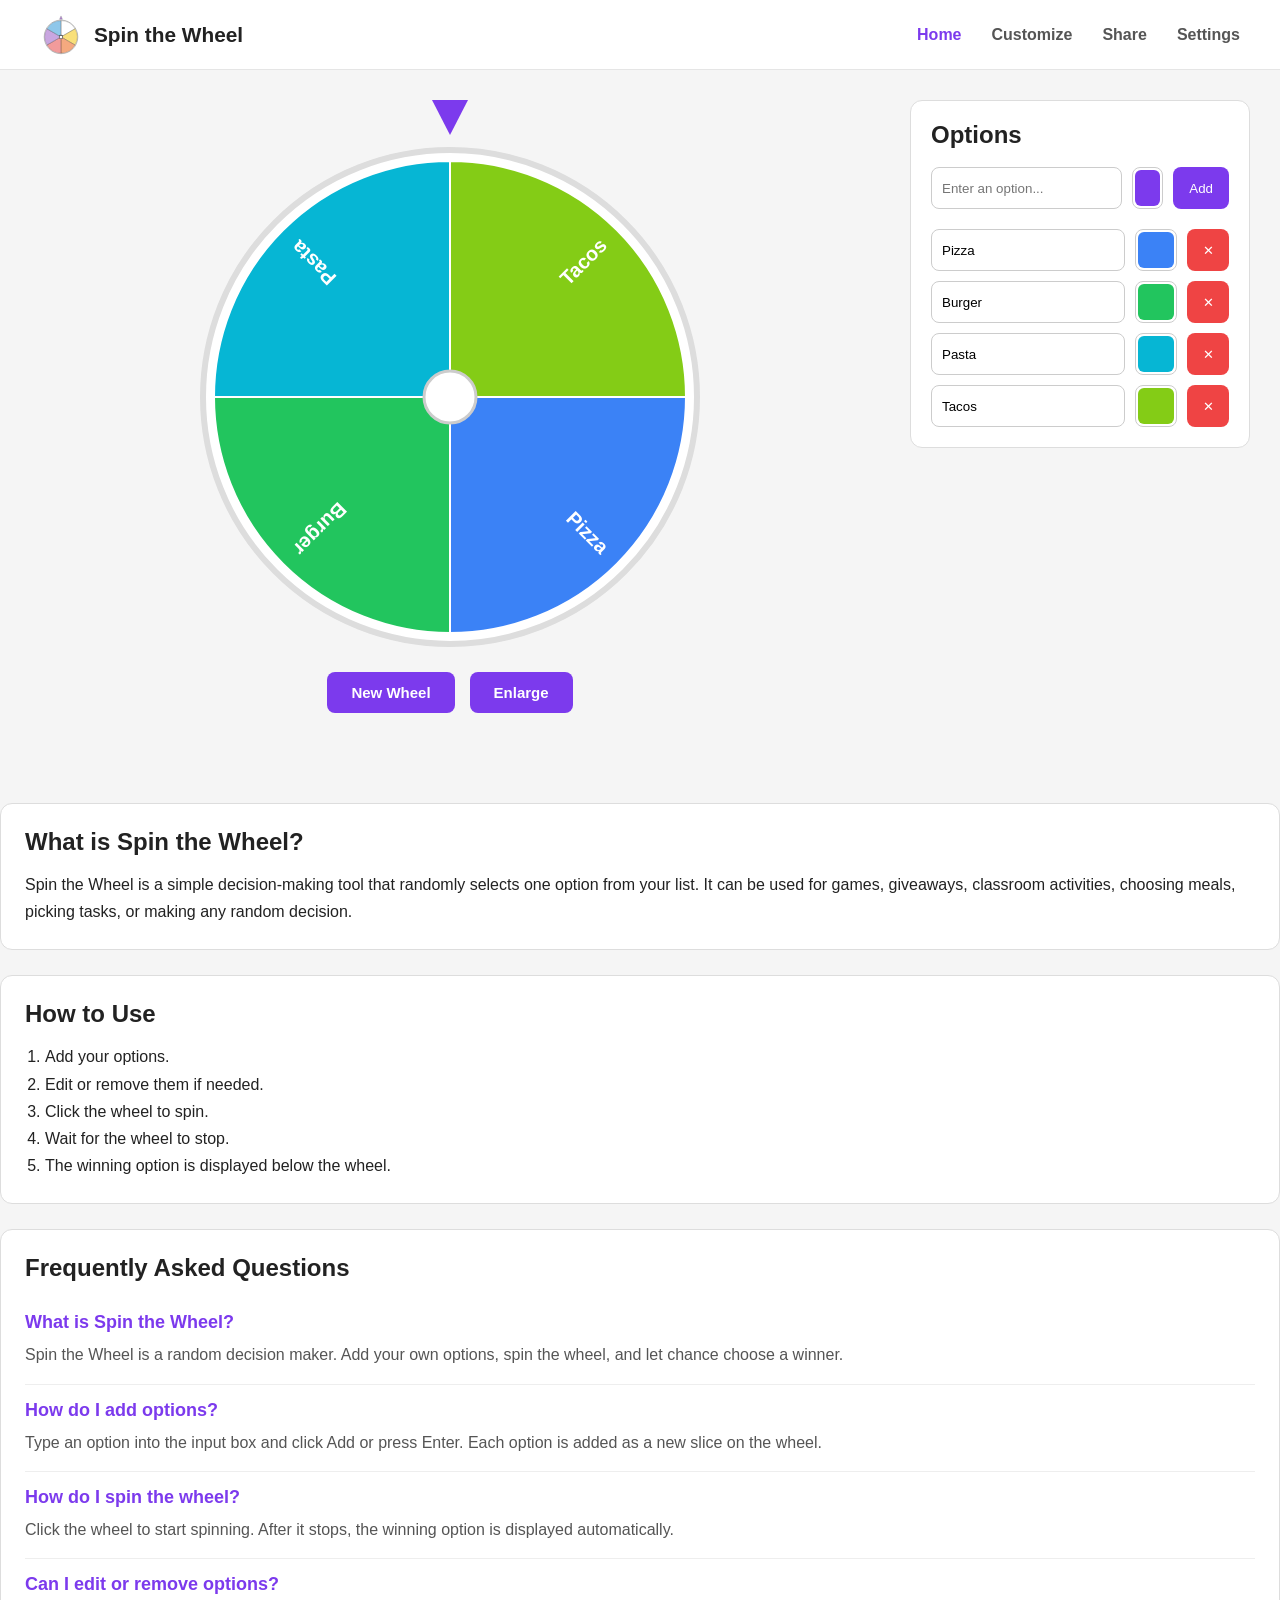
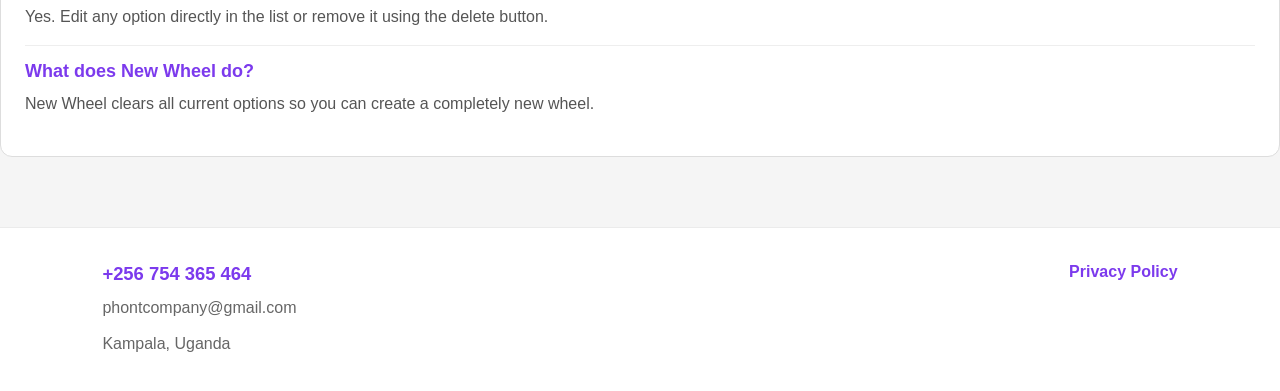
<file: index.html>
<!DOCTYPE html>
<html lang="en">
<head>
    <meta charset="UTF-8">
    <meta name="viewport" content="width=device-width, initial-scale=1.0">
    <title>Spin the Wheel</title>

    <link rel="stylesheet" href="css/style.css">
    <link rel="stylesheet" href="css/home.css">
    <link rel="stylesheet" href="css/customize.css">
    <link rel="stylesheet" href="css/share.css">
    <link rel="stylesheet" href="css/settings.css">
</head>
<body>

    <div id="wheelOverlay" class="wheel-overlay"></div>

    <header class="navbar">
        <div class="logo">
            <img src="assets/icons/logo.svg" alt="Spin the Wheel Logo">
            <span>Spin the Wheel</span>
        </div>

        <nav>
            <ul class="nav-links">
                <li><a href="#" class="nav-link active" data-tab="home">Home</a></li>
                <li><a href="#" class="nav-link" data-tab="customize">Customize</a></li>
                <li><a href="#" class="nav-link" data-tab="share">Share</a></li>
                <li><a href="#" class="nav-link" data-tab="settings">Settings</a></li>
            </ul>
        </nav>
    </header>

    <main>

        <section id="home" class="tab-content active">

    <div class="home-layout">

        <div class="wheel-section">

            <div class="pointer"></div>

            <div class="wheel-container" id="homeWheelContainer">
                <canvas id="wheelCanvas" width="500" height="500"></canvas>
            </div>

            <div class="wheel-buttons">
                <button id="newWheelBtn">New Wheel</button>
                <button id="enlargeBtn">Enlarge</button>
            </div>

            <div id="winnerMessage" class="winner-message">
    <h2 id="winnerText"></h2>
    <button id="removeWinnerBtn">Remove Winner</button>
</div>

<audio id="applauseSound">
    <source src="assets/sounds/applause.mp3" type="audio/mpeg">
</audio>

        </div>

        <aside class="options-panel">

            <h2>Options</h2>

            <div class="option-input">

    <input
        type="text"
        id="optionInput"
        placeholder="Enter an option..."
    >

    <input
        type="color"
        id="newOptionColor"
        value="#7c3aed"
        title="Option Color"
    >

    <button id="addOptionBtn">Add</button>

</div>

            <ul id="optionsList"></ul>

        </aside>

    </div>

</section>
      
        <section id="customize" class="tab-content">

    <div class="customize-layout">

        <section class="custom-wheel-section">

            <h2>Customize Your Wheel</h2>

            <div class="custom-controls">

                <div class="control-group">
                    <label for="wheelColor">Wheel Color</label>
                    <input type="color" id="wheelColor" value="#7c3aed">
                </div>

                <div class="control-group">
                    <label for="spinTime">Spin Duration (seconds)</label>
                    <input
                        type="range"
                        id="spinTime"
                        min="2"
                        max="10"
                        value="5"
                    >
                    <span id="spinTimeValue">5s</span>
                </div>

            </div>

    </div>

</section>

        <section id="share" class="tab-content">

    <div class="share-layout">

        <section class="share-card">

            <h2>Share Your Wheel</h2>

            <p>
                Share your wheel with friends or export it for later use.
            </p>

            <div class="share-preview">
                <canvas id="shareWheelPreview" width="250" height="250"></canvas>
            </div>

        </section>

        <section class="share-card">

            <h2>Share Options</h2>

            <div class="share-buttons">

                <button id="copyLinkBtn">Copy Link</button>

                <button id="downloadImageBtn">Download Image</button>

                <button id="shareWhatsappBtn">WhatsApp</button>

                <button id="shareTwitterBtn">X (Twitter)</button>

                <button id="shareFacebookBtn">Facebook</button>

            </div>

        </section>

    </div>

</section>

        <section id="settings" class="tab-content">

    <div class="settings-layout">

        <section class="settings-card">

            <h2>Appearance</h2>

            <div class="setting-row">

                <div>
                    <h3>Dark Mode</h3>
                    <p>Switch between light and dark mode.</p>
                </div>

                <label class="switch">
                    <input type="checkbox" id="darkModeToggle">
                    <span class="slider"></span>
                </label>

            </div>

        </section>

        <section class="settings-card">

            <h2>Account</h2>

            <div class="account-section">

                <img
                    src="assets/icons/logo.svg"
                    alt="Profile"
                    class="account-logo"
                >

                <div class="account-info">
                    <h3>Guest User</h3>
                    <p>You are currently using the app locally.</p>
                </div>

            </div>

            <div class="account-buttons">
                <button id="signInBtn">Sign In</button>
                <button id="signOutBtn">Sign Out</button>
            </div>

        </section>

        <section class="settings-card">

            <h2>About</h2>

            <p><strong>Spin the Wheel</strong></p>
            <p>Version 1.0.0</p>
            <p>Create custom wheels, spin them, and share your results.</p>

        </section>

    </div>

</section>

            <section class="info-section">

    <div class="info-card">
        <h2>What is Spin the Wheel?</h2>

        <p>
            Spin the Wheel is a simple decision-making tool that randomly selects
            one option from your list. It can be used for games, giveaways,
            classroom activities, choosing meals, picking tasks, or making any
            random decision.
        </p>
    </div>

    <div class="info-card">
        <h2>How to Use</h2>

        <ol>
            <li>Add your options.</li>
            <li>Edit or remove them if needed.</li>
            <li>Click the wheel to spin.</li>
            <li>Wait for the wheel to stop.</li>
            <li>The winning option is displayed below the wheel.</li>
        </ol>
    </div>

    <div class="info-card">
        <h2>Frequently Asked Questions</h2>

        <div id="faqContainer"></div>
    </div>

</section>
        </section>

        <footer class="site-footer">

    <div class="footer-container">

        <div class="footer-left">

            <h3>+256 754 365 464</h3>

            <p id="footerEmail">
                phontcompany@gmail.com
            </p>

            <p id="footerLocation">
                Kampala, Uganda
            </p>

        </div>

        <div class="footer-right">

            <a href="privacy.html">
                Privacy Policy
            </a>

        </div>

    </div>

</footer>

    </main>

    <script src="js/options.js"></script>
    <script src="js/wheel.js"></script>
    <script src="js/spin.js"></script>
    <script src="js/customize.js"></script>
    <script src="js/share.js"></script>
    <script src="js/settings.js"></script>
    <script src="js/sound.js"></script>
    <script src="js/main.js"></script>

   
</body>
</html>
</file>
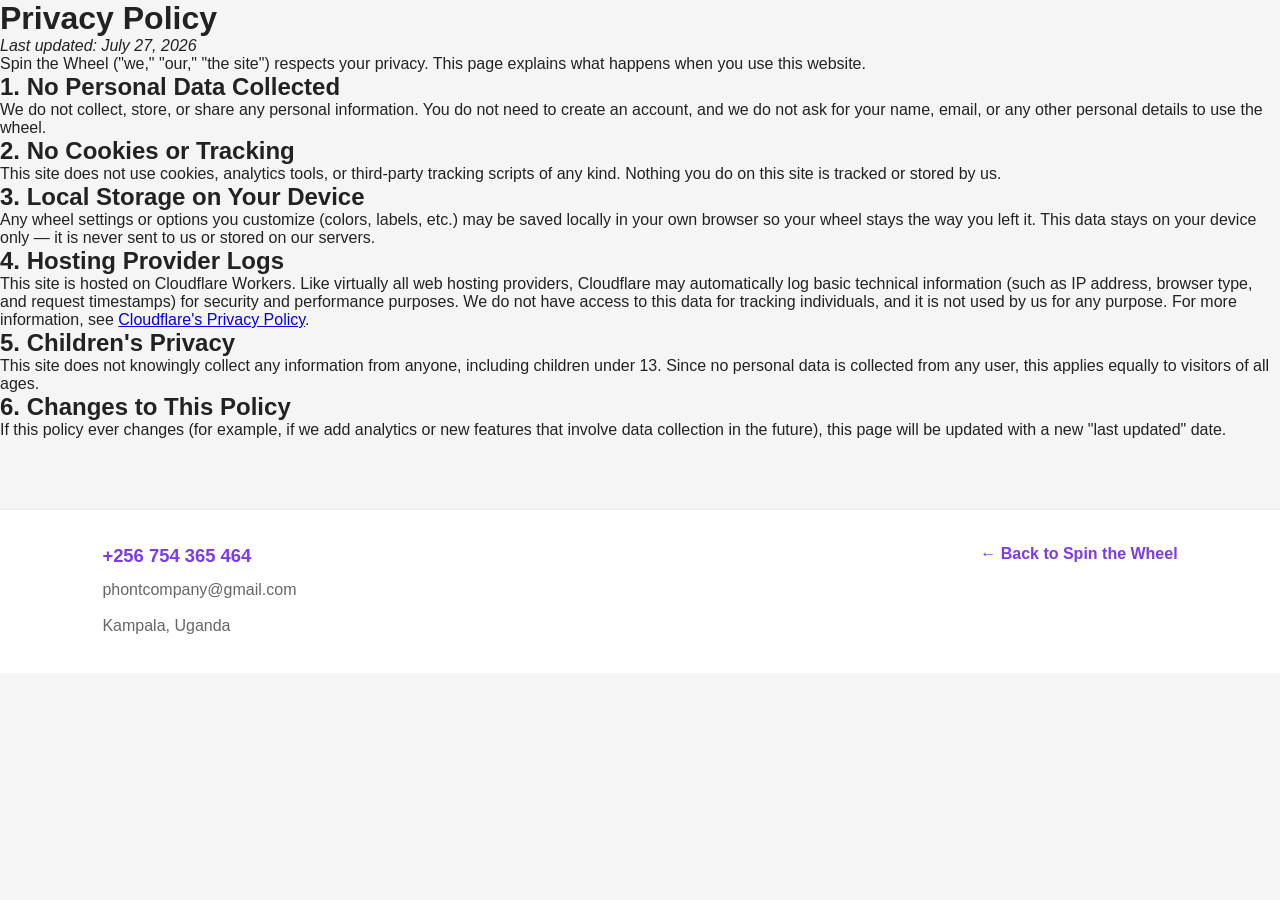
<file: Privacy.html>
<!DOCTYPE html>
<html lang="en">
<head>
  <meta charset="UTF-8">
  <title>Privacy Policy - Spin the Wheel</title>
  <link rel="stylesheet" href="css/style.css">
</head>
<body>

  <main class="privacy-policy">
    <h1>Privacy Policy</h1>
    <p><em>Last updated: July 27, 2026</em></p>

    <p>Spin the Wheel ("we," "our," "the site") respects your privacy. This page explains what happens when you use this website.</p>

    <h2>1. No Personal Data Collected</h2>
    <p>We do not collect, store, or share any personal information. You do not need to create an account, and we do not ask for your name, email, or any other personal details to use the wheel.</p>

    <h2>2. No Cookies or Tracking</h2>
    <p>This site does not use cookies, analytics tools, or third-party tracking scripts of any kind. Nothing you do on this site is tracked or stored by us.</p>

    <h2>3. Local Storage on Your Device</h2>
    <p>Any wheel settings or options you customize (colors, labels, etc.) may be saved locally in your own browser so your wheel stays the way you left it. This data stays on your device only — it is never sent to us or stored on our servers.</p>

    <h2>4. Hosting Provider Logs</h2>
    <p>This site is hosted on Cloudflare Workers. Like virtually all web hosting providers, Cloudflare may automatically log basic technical information (such as IP address, browser type, and request timestamps) for security and performance purposes. We do not have access to this data for tracking individuals, and it is not used by us for any purpose. For more information, see <a href="https://www.cloudflare.com/privacypolicy/" target="_blank" rel="noopener">Cloudflare's Privacy Policy</a>.</p>

    <h2>5. Children's Privacy</h2>
    <p>This site does not knowingly collect any information from anyone, including children under 13. Since no personal data is collected from any user, this applies equally to visitors of all ages.</p>

    <h2>6. Changes to This Policy</h2>
    <p>If this policy ever changes (for example, if we add analytics or new features that involve data collection in the future), this page will be updated with a new "last updated" date.</p>

    <footer class="site-footer">

    <div class="footer-container">

        <div class="footer-left">

            <h3>+256 754 365 464</h3>

            <p>phontcompany@gmail.com</p>

            <p>Kampala, Uganda</p>

        </div>

        <div class="footer-right">

            <a href="index.html">
                ← Back to Spin the Wheel
            </a>

        </div>

    </div>

</footer>

  </main>

</body>
</html>
</file>
<file: css/style.css>
/* =========================
   RESET
========================= */

* {
    margin: 0;
    padding: 0;
    box-sizing: border-box;
}

html {
    scroll-behavior: smooth;
}

body {
    font-family: Arial, Helvetica, sans-serif;
    background: #f5f5f5;
    color: #222;
}

/* =========================
   NAVBAR
========================= */

.navbar {
    height: 70px;
    background: #ffffff;
    display: flex;
    justify-content: space-between;
    align-items: center;
    padding: 0 40px;
    border-bottom: 1px solid #e5e5e5;
}

.logo {
    display: flex;
    align-items: center;
    gap: 12px;
}

.logo img {
    width: 42px;
    height: 42px;
}

.logo span {
    font-size: 1.3rem;
    font-weight: 700;
}

.nav-links {
    display: flex;
    list-style: none;
    gap: 30px;
}

.nav-link {
    text-decoration: none;
    color: #555;
    font-weight: 600;
    transition: color 0.2s ease;
}

.nav-link:hover,
.nav-link.active {
    color: #7c3aed;
}

/* =========================
   MAIN
========================= */

main {
    width: 100%;
    min-height: calc(100vh - 70px);
}

.tab-content {
    display: none;
    padding: 30px;
}

.tab-content.active {
    display: block;
}

.nav-link.active {
    color: #7c3aed;
    font-weight: 600;
}

/* =========================
   RESPONSIVE
========================= */

@media (max-width: 768px) {

    .navbar {
        flex-direction: column;
        height: auto;
        padding: 15px;
        gap: 15px;
    }

    .nav-links {
        gap: 18px;
        flex-wrap: wrap;
        justify-content: center;
    }

}


/* ==========================
   FOOTER
========================== */

.site-footer{
    margin-top:60px;
    padding:40px 25px 20px;
    background:var(--card-bg,#ffffff);
    border-top:1px solid rgba(0,0,0,.08);
}

.footer-content{
    max-width:1200px;
    margin:auto;
    display:flex;
    justify-content:space-between;
    gap:50px;
    flex-wrap:wrap;
}

.footer-section{
    flex:1;
    min-width:240px;
}

.footer-section h3{
    margin-bottom:12px;
    color:#7c3aed;
}

.footer-section p{
    margin:8px 0;
    line-height:1.6;
}

.footer-section a{
    color:#7c3aed;
    text-decoration:none;
    font-weight:600;
}

.footer-section a:hover{
    text-decoration:underline;
}

.footer-bottom{
    text-align:center;
    margin-top:35px;
    padding-top:20px;
    border-top:1px solid rgba(0,0,0,.08);
    font-size:.95rem;
}

body.dark-mode .site-footer{
    background:#1b1b1b;
    border-color:#333;
}

body.dark-mode .footer-bottom{
    border-color:#333;
}

body.dark-mode .footer-section a{
    color:#b794ff;
}

@media (max-width:768px){

    .footer-content{
        flex-direction:column;
        gap:30px;
    }

}


/* ==========================
   FOOTER
========================== */

.site-footer{

    margin-top:70px;

    padding:35px 8%;

    border-top:1px solid rgba(0,0,0,.08);

    background:#ffffff;

}

.footer-container{

    max-width:1200px;

    margin:auto;

    display:flex;

    justify-content:space-between;

    align-items:flex-start;

    gap:40px;

    flex-wrap:wrap;

}

.footer-left{

    display:flex;

    flex-direction:column;

    gap:10px;

}

.footer-left h3{

    color:#7c3aed;

    margin:0;

    font-size:1.15rem;

}

.footer-left p{

    margin:0;

    color:#666;

    line-height:1.6;

}

.footer-right{

    display:flex;

    align-items:center;

}

.footer-right a{

    color:#7c3aed;

    font-weight:600;

    text-decoration:none;

    transition:.25s;

}

.footer-right a:hover{

    color:#5b21b6;

}

@media (max-width:768px){

    .footer-container{

        flex-direction:column;

        text-align:center;

        align-items:center;

    }
}


/* ==========================
   PRIVACY PAGE
========================== */

.policy-page{

    max-width:1000px;

    margin:60px auto;

    padding:0 24px;

}

.policy-card{

    background:#ffffff;

    border-radius:18px;

    padding:40px;

    box-shadow:0 10px 35px rgba(0,0,0,.08);

    line-height:1.8;

}

.policy-card h1{

    color:#7c3aed;

    margin-bottom:30px;

}

.policy-card h2{

    margin-top:35px;

    color:#333;

}

.policy-card p,
.policy-card li{

    color:#555;

}

.policy-card ul{

    padding-left:22px;

}

body.dark-mode .policy-card{

    background:#222;

}

body.dark-mode .policy-card h2{

    color:#f2f2f2;

}

body.dark-mode .policy-card p,
body.dark-mode .policy-card li{

    color:#d0d0d0;

}
</file>
<file: css/home.css>
.home-layout {
    display: flex;
    justify-content: space-between;
    align-items: flex-start;
    gap: 40px;
}

/* ==========================
   WHEEL
========================== */

.wheel-section {
    flex: 1;
    display: flex;
    flex-direction: column;
    align-items: center;
    position: relative;
}

.pointer {
    width: 0;
    height: 0;
    border-left: 18px solid transparent;
    border-right: 18px solid transparent;
    border-top: 35px solid #7c3aed;
    margin-bottom: 12px;
    z-index: 10;
    pointer-events: none;
}

.wheel-container {
    width: 500px;
    height: 500px;
    background: #ffffff;
    border: 6px solid #ddd;
    border-radius: 50%;
    display: flex;
    justify-content: center;
    align-items: center;
    overflow: hidden;
}

#wheelCanvas {
    width: 100%;
    height: 100%;
    display: block;
}

/* ==========================
   BUTTONS
========================== */

.wheel-buttons {
    margin-top: 25px;
    display: flex;
    gap: 15px;
}

.wheel-buttons button {
    padding: 12px 24px;
    border: none;
    border-radius: 8px;
    background: #7c3aed;
    color: #fff;
    font-size: 15px;
    font-weight: 600;
    cursor: pointer;
    transition: 0.2s;
}

.wheel-buttons button:hover {
    background: #692dd1;
}

/* ==========================
   OPTIONS PANEL
========================== */

.options-panel {
    width: 340px;
    background: #ffffff;
    border: 1px solid #ddd;
    border-radius: 12px;
    padding: 20px;
}

.options-panel h2 {
    margin-bottom: 18px;
}

.option-input {
    display: flex;
    gap: 10px;
    margin-bottom: 20px;
}

.option-input input {
    flex: 1;
    padding: 10px;
    border: 1px solid #ccc;
    border-radius: 8px;
}

.option-input button {
    padding: 10px 16px;
    border: none;
    border-radius: 8px;
    background: #7c3aed;
    color: white;
    cursor: pointer;
}

#optionsList {
    list-style: none;
    display: flex;
    flex-direction: column;
    gap: 10px;
    max-height: 420px;
    overflow-y: auto;
}

/* ==========================
   RESPONSIVE
========================== */

@media (max-width: 1000px) {

    .home-layout {
        flex-direction: column;
        align-items: center;
    }

    .options-panel {
        width: 100%;
        max-width: 500px;
    }

    .wheel-container {
        width: 380px;
        height: 380px;
    }

}

@media (max-width: 500px) {

    .wheel-container {
        width: 300px;
        height: 300px;
    }

    .wheel-buttons {
        flex-direction: column;
        width: 100%;
    }

    .wheel-buttons button {
        width: 100%;
    }

}


.option-item {
    display: flex;
    gap: 10px;
}

.option-text {
    flex: 1;
    padding: 10px;
    border: 1px solid #ccc;
    border-radius: 8px;
}

.delete-option {
    width: 42px;
    border: none;
    border-radius: 8px;
    background: #ef4444;
    color: white;
    cursor: pointer;
}

.delete-option:hover {
    background: #dc2626;
}


.winner-message {
    display: none;
    margin-top: 25px;
    text-align: center;
}

.winner-message.show {
    display: block;
}

#winnerText {
    margin-bottom: 15px;
    color: #7c3aed;
    font-size: 24px;
}

#removeWinnerBtn {
    padding: 10px 20px;
    border: none;
    border-radius: 8px;
    background: #ef4444;
    color: white;
    cursor: pointer;
    font-weight: 600;
}

#removeWinnerBtn:hover {
    background: #dc2626;
}


.info-section {
    margin-top: 60px;
    display: flex;
    flex-direction: column;
    gap: 25px;
}

.info-card {
    background: #fff;
    border: 1px solid #ddd;
    border-radius: 12px;
    padding: 24px;
}

.info-card h2 {
    margin-bottom: 15px;
}

.info-card p,
.info-card li {
    line-height: 1.7;
}

.info-card ol {
    padding-left: 20px;
}

.faq-item {
    border-bottom: 1px solid #eee;
    padding: 15px 0;
}

.faq-item:last-child {
    border-bottom: none;
}

.faq-item h3 {
    margin-bottom: 8px;
    color: #7c3aed;
    font-size: 18px;
}

.faq-item p {
    color: #555;
}


#newOptionColor,
.option-color {
    width: 42px;
    height: 42px;
    padding: 0;
    border: 1px solid #ccc;
    border-radius: 8px;
    background: transparent;
    cursor: pointer;
}

.option-color::-webkit-color-swatch,
#newOptionColor::-webkit-color-swatch {
    border: none;
    border-radius: 6px;
}

.option-color::-webkit-color-swatch-wrapper,
#newOptionColor::-webkit-color-swatch-wrapper {
    padding: 2px;
}

/* ========= ENLARGE ========= */

.wheel-overlay{
    position:fixed;
    inset:0;
    background:rgba(0,0,0,.6);
    display:none;
    justify-content:center;
    align-items:center;
    z-index:9998;
}

.wheel-overlay.show{
    display:flex;
}

.wheel-section.enlarged{
    position:fixed;
    top:50%;
    left:50%;
    transform:translate(-50%,-50%);
    width:760px;
    background:#fff;
    border-radius:20px;
    padding:30px;
    z-index:9999;
    box-shadow:0 20px 60px rgba(0,0,0,.35);
}

.wheel-section.enlarged .wheel-container{
    width:620px;
    height:620px;
    margin:auto;
}

.wheel-section.enlarged canvas{
    width:620px;
    height:620px;
}

.wheel-section.enlarged .pointer{
    transform:translateX(-50%) scale(1.4);
}

.wheel-section.enlarged #newWheelBtn{
    display:none;
}

.wheel-section.enlarged #enlargeBtn{
    background:#7c3aed;
}

.wheel-section.enlarged #enlargeBtn::after{
    content:" Shrink";
}

.wheel-section.enlarged #enlargeBtn{
    width:150px;
}


/* ==========================
   MOBILE
========================== */

@media (max-width: 768px) {

    #enlargeBtn {
        display: none;
    }

}
</file>
<file: css/customize.css>
.customize-layout {
    max-width: 1200px;
    margin: 0 auto;
    display: flex;
    flex-direction: column;
    gap: 40px;
}

/* ==========================
   CUSTOM WHEEL
========================== */

.custom-wheel-section,
.preset-section {
    background: #ffffff;
    border: 1px solid #ddd;
    border-radius: 12px;
    padding: 25px;
}

.custom-wheel-section h2,
.preset-section h2 {
    margin-bottom: 25px;
    font-size: 28px;
}

.custom-controls {
    display: flex;
    gap: 30px;
    flex-wrap: wrap;
}

.control-group {
    display: flex;
    flex-direction: column;
    gap: 10px;
    min-width: 250px;
}

.control-group label {
    font-weight: 600;
}

.control-group input[type="color"] {
    width: 70px;
    height: 50px;
    border: none;
    cursor: pointer;
    background: transparent;
}

.control-group input[type="range"] {
    width: 100%;
}

#spinTimeValue {
    font-weight: bold;
    color: #7c3aed;
}

/* ==========================
   PRESET GRID
========================== */

.preset-grid {
    display: grid;
    grid-template-columns: repeat(auto-fit, minmax(230px, 1fr));
    gap: 20px;
}

.preset-card {
    background: #fafafa;
    border: 2px solid #ddd;
    border-radius: 12px;
    padding: 20px;
    cursor: pointer;
    transition: 0.2s ease;
}

.preset-card:hover {
    border-color: #7c3aed;
    transform: translateY(-4px);
    box-shadow: 0 10px 20px rgba(0,0,0,0.08);
}

.preset-card h3 {
    margin-bottom: 10px;
    color: #7c3aed;
}

.preset-card p {
    color: #666;
    line-height: 1.5;
}

/* ==========================
   RESPONSIVE
========================== */

@media (max-width: 768px) {

    .custom-controls {
        flex-direction: column;
    }

    .control-group {
        width: 100%;
    }

}


.customize-layout{
    max-width:900px;
    margin:auto;
}

.custom-wheel-section{
    width:100%;
}
</file>
<file: css/share.css>
.share-layout {
    max-width: 1100px;
    margin: 0 auto;
    display: flex;
    flex-direction: column;
    gap: 25px;
}

.share-card {
    background: #ffffff;
    border: 1px solid #ddd;
    border-radius: 12px;
    padding: 25px;
}

.share-card h2 {
    margin-bottom: 15px;
    color: #7c3aed;
}

.share-preview {
    margin-top: 20px;
    display: flex;
    justify-content: center;
}

#shareWheelPreview {
    width: 250px;
    height: 250px;
    border: 4px solid #ddd;
    border-radius: 50%;
    background: #fff;
}

.share-buttons {
    display: grid;
    grid-template-columns: repeat(auto-fit, minmax(180px, 1fr));
    gap: 15px;
    margin-top: 20px;
}

.share-buttons button {
    padding: 12px;
    border: none;
    border-radius: 8px;
    background: #7c3aed;
    color: #fff;
    font-size: 15px;
    font-weight: 600;
    cursor: pointer;
    transition: .2s;
}

.share-buttons button:hover {
    background: #6930d3;
}

#shareOptions {
    width: 100%;
    resize: vertical;
    padding: 15px;
    border: 1px solid #ccc;
    border-radius: 8px;
    font-family: inherit;
    font-size: 15px;
}

body.dark-mode .share-card {
    background: #1f1f1f;
    border-color: #333;
}

body.dark-mode #shareOptions {
    background: #2b2b2b;
    color: #fff;
    border-color: #444;
}

@media (max-width: 768px) {

    .share-buttons {
        grid-template-columns: 1fr;
    }

}
</file>
<file: css/settings.css>
.settings-layout {
    max-width: 1000px;
    margin: 0 auto;
    display: flex;
    flex-direction: column;
    gap: 25px;
}

.settings-card {
    background: #fff;
    border: 1px solid #ddd;
    border-radius: 12px;
    padding: 25px;
}

.settings-card h2 {
    margin-bottom: 20px;
    color: #7c3aed;
}

.setting-row {
    display: flex;
    justify-content: space-between;
    align-items: center;
    gap: 20px;
}

.account-section {
    display: flex;
    align-items: center;
    gap: 20px;
    margin-bottom: 25px;
}

.account-logo {
    width: 70px;
    height: 70px;
}

.account-info h3 {
    margin-bottom: 6px;
}

.account-info p {
    color: #666;
}

.account-buttons {
    display: flex;
    gap: 15px;
}

.account-buttons button {
    padding: 10px 22px;
    border: none;
    border-radius: 8px;
    background: #7c3aed;
    color: white;
    cursor: pointer;
    font-weight: 600;
}

.account-buttons button:hover {
    background: #6930d3;
}

/* Toggle */

.switch {
    position: relative;
    width: 60px;
    height: 32px;
}

.switch input {
    display: none;
}

.slider {
    position: absolute;
    inset: 0;
    background: #ccc;
    border-radius: 30px;
    cursor: pointer;
    transition: .3s;
}

.slider::before {
    content: "";
    position: absolute;
    width: 24px;
    height: 24px;
    left: 4px;
    top: 4px;
    background: white;
    border-radius: 50%;
    transition: .3s;
}

.switch input:checked + .slider {
    background: #7c3aed;
}

.switch input:checked + .slider::before {
    transform: translateX(28px);
}

/* Dark Mode */

body.dark-mode {
    background: #121212;
    color: #f5f5f5;
}

body.dark-mode .navbar,
body.dark-mode .settings-card,
body.dark-mode .options-panel,
body.dark-mode .info-card,
body.dark-mode .custom-wheel-section,
body.dark-mode .preset-section {
    background: #1f1f1f;
    border-color: #333;
}

body.dark-mode .preset-card {
    background: #2a2a2a;
    border-color: #444;
}

body.dark-mode input {
    background: #2b2b2b;
    color: white;
    border-color: #444;
}

body.dark-mode .account-info p,
body.dark-mode .preset-card p,
body.dark-mode .info-card p,
body.dark-mode .faq-item p {
    color: #cfcfcf;
}

@media (max-width: 768px) {

    .setting-row,
    .account-section,
    .account-buttons {
        flex-direction: column;
        align-items: flex-start;
    }

}


/* ==========================
   FOOTER DARK MODE
========================== */

body.dark-mode .site-footer{

    background:#181818;

    border-top:1px solid #333;

}

body.dark-mode .footer-left p{

    color:#cfcfcf;

}

body.dark-mode .footer-right a{

    color:#b794ff;

}

body.dark-mode .footer-right a:hover{

    color:#d6bcfa;

}
</file>
